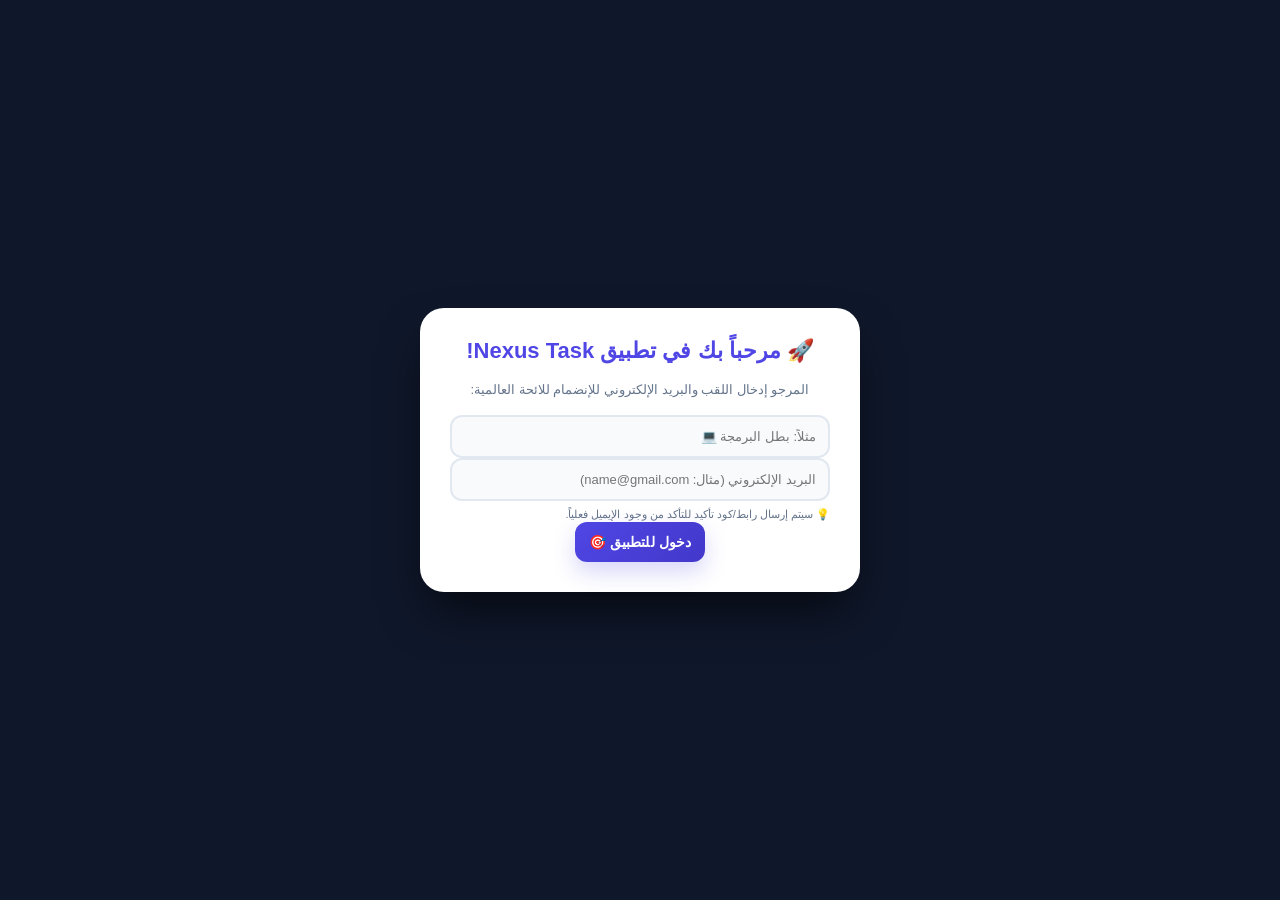
<file: index.html>
<!DOCTYPE html>
<html lang="ar" dir="rtl">
<head>
    <meta charset="UTF-8">
    <!-- منع الزوم والتحكم في الشاشة لمنع تحريكها -->
    <meta name="viewport" content="width=device-width, initial-scale=1.0, maximum-scale=1.0, user-scalable=no">
    <title>Nexus Task Ultimate Pro Max - تنظيم المهام والمنافسة</title>
    <link rel="stylesheet" href="style.css">
</head>
<body data-theme="light">

    <!-- نافذة الترحيب والتسجيل الأولى (مستقلة كلياً ومغلقة الخصوصية) -->
    <div id="welcomeModal" class="welcome-overlay" style="display: flex;">
        <div class="welcome-card">
            <h2 id="welcTitle">🚀 مرحباً بك في تطبيق Nexus Task!</h2>
            <p id="welcSub">المرجو إدخال اللقب والبريد الإلكتروني للإنضمام للائحة العالمية:</p>
            
            <form id="welcomeForm" onsubmit="event.preventDefault();">
                <input type="text" id="welcomeNickname" placeholder="مثلاً: بطل البرمجة 💻" required autocomplete="off">

                <div class="email-section">
                    <input type="email" id="welcomeEmail" placeholder="البريد الإلكتروني (مثال: name@gmail.com)" required autocomplete="off">
                    <small class="help-text" id="welcHelp">💡 سيتم إرسال رابط/كود تأكيد للتأكد من وجود الإيميل فعلياً.</small>
                </div>

                <!-- رسالة تنبيهية عند التحقق من الإيميل -->
                <div id="emailVerifyNotice" style="display: none; color: #d97706; font-size: 12px; margin-top: 5px;">
                    ⏳ جاري التحقق من صحة البريد الإلكتروني والوجود الفعلي...
                </div>

                <button type="submit" id="startAppBtn" class="add-btn satisfied-btn">دخول للتطبيق 🎯</button>
            </form>
        </div>
    </div>

    <!-- الهيكل الرئيسي للتطبيق (مخفي افتراضياً ولا يظهر إلا بعد تسجيل الدخول) -->
    <div class="app-layout" id="mainAppLayout" style="display: none;">
        <div class="container">
            <div id="toast">إشعار</div>

            <div class="header">
                <h2>Nexus Task ⚡</h2>
                <div class="header-right">
                    <select id="langSelect" class="lang-select" aria-label="اختر اللغة">
                        <option value="ar">العربية 🇸🇦</option>
                        <option value="en">English 🇬🇧</option>
                        <option value="fr">Français 🇫🇷</option>
                    </select>
                    <button type="button" class="inbox-btn satisfied-btn" id="openInboxBtn" title="الرسائل والطلبات">📩</button>
                    <button type="button" class="guide-btn-icon satisfied-btn" id="openGuideBtn" title="دليل الإنتاجية">📖</button>
                    <span class="streak-badge" id="streakText">🔥 0 يوم</span>
                    <button type="button" class="theme-btn satisfied-btn" id="themeToggle" title="تغيير المظهر">🌙</button>
                    <button type="button" class="logout-btn satisfied-btn" id="logoutBtn" title="تسجيل الخروج">🚪</button>
                </div>
            </div>

            <!-- مؤقت البومودورو -->
            <div class="pomodoro-box">
                <div class="pomodoro-time" id="pomoTimer">25:00</div>
                <div class="pomodoro-btns">
                    <button type="button" class="pomo-btn satisfied-btn" id="pomoStart">بدء التركيز</button>
                    <button type="button" class="pomo-btn reset satisfied-btn" id="pomoReset">إعادة ضبط</button>
                </div>
            </div>
            
            <input type="text" id="searchBox" class="search-box" placeholder="🔍 البحث في المهام...">

            <!-- قوالب المهام السريعة -->
            <div class="quick-templates">
                <span id="quickReadyText" style="font-size:11px; align-self:center; font-weight:bold; opacity:0.8;">جاهز:</span>
                <button type="button" class="template-chip satisfied-btn" data-task-ar="رياضة صباحية 20 دقيقة" data-task-en="20 mins Morning Exercise" data-task-fr="20 mins Exercice Matinal" id="tmpl1">🏃‍♂️ رياضة</button>
                <button type="button" class="template-chip satisfied-btn" data-task-ar="قراءة 10 صفحات كتاب" data-task-en="Read 10 Book Pages" data-task-fr="Lire 10 Pages de Livre" id="tmpl2">📚 قراءة</button>
                <button type="button" class="template-chip satisfied-btn" data-task-ar="مراجعة دروس اليوم" data-task-en="Review Today's Lessons" data-task-fr="Réviser les Leçons" id="tmpl3">📝 مراجعة</button>
                <button type="button" class="template-chip satisfied-btn" data-task-ar="شرب لترين من الماء" data-task-en="Drink 2L Water" data-task-fr="Boire 2L d'Eau" id="tmpl4">💧 ماء</button>
                <button type="button" class="template-chip satisfied-btn" data-task-ar="3 دقائق من العمل" data-task-en="3 minutes of work" data-task-fr="3 minutes de travail" id="tmpl5">💼 عمل</button>
            </div>

            <!-- أزرار التصفية -->
            <div class="filter-tabs">
                <button type="button" class="filter-btn active satisfied-btn" data-filter="all" id="filterAll">الكل</button>
                <button type="button" class="filter-btn satisfied-btn" data-filter="active" id="filterActive">النشطة</button>
                <button type="button" class="filter-btn satisfied-btn" data-filter="completed" id="filterCompleted">المكتملة</button>
            </div>

            <!-- قسم إضافة مهمة جديدة -->
            <div class="input-section">
                <input type="text" id="taskInput" placeholder="ما هي المهمة التي تريد إنجازها؟">
                <div class="input-row">
                    <select id="categorySelect" class="category-select" aria-label="فئة المهمة">
                        <option value="Work" id="optWork">💼 العمل</option>
                        <option value="Study" id="optStudy">📚 الدراسة</option>
                        <option value="Personal" id="optPersonal">🎯 شخصي</option>
                    </select>
                    <select id="repeatSelect" class="repeat-select" aria-label="تكرار المهمة">
                        <option value="None" id="repNone">بدون تكرار</option>
                        <option value="Daily" id="repDaily">يومي</option>
                        <option value="Weekly" id="repWeekly">أسبوعي</option>
                    </select>
                </div>
                <input type="datetime-local" id="dateTimeInput" aria-label="تاريخ ووقت المهمة">
                <button type="button" class="add-btn satisfied-btn" id="addBtn">إضافة مهمة مع تنبيه (+10 نقاط) 🚀</button>
            </div>

            <!-- شريط الإنجاز والإحصائيات -->
            <div class="progress-container">
                <div class="progress-bar" id="progressBar"></div>
            </div>
            
            <div class="stats">
                <span id="statsText">المكتملة: 0 / 0</span>
                <span id="scoreText">النقاط: 0 ⭐ (+10 لكل مهمة)</span>
            </div>

            <ul id="taskList"></ul>

            <button type="button" class="clear-all satisfied-btn" id="clearAllBtn">مسح جميع المهام</button>

            <!-- التذييل -->
            <div class="site-footer">
                <a href="about.html" id="footAbout">من نحن</a>
                <span>·</span>
                <a href="privacy.html" id="footPrivacy">سياسة الخصوصية</a>
                <span>·</span>
                <a href="contact.html" id="footContact">اتصل بنا</a>
                <span>·</span>
                <a href="blog.html" id="footBlog">المدونة</a>
            </div>
        </div>

        <!-- لوحة الترتيب العالمي الجانبية -->
        <div class="social-sidebar">
            <h3 id="lbTitle">🌍 الترتيب العالمي</h3>
            <p id="lbSub" style="font-size: 12px; opacity: 0.8; margin-bottom: 8px;">قائمة الأبطال الحقيقيين في التطبيق:</p>
            <ul class="leaderboard-list" id="leaderboardList"></ul>
            
            <button type="button" class="add-btn satisfied-btn" id="openDuelModalBtn" style="margin-top: 10px; background: linear-gradient(135deg, #6366f1, #4f46e5);">⚔️ تحدي الأصدقاء (1V1)</button>
            <button type="button" class="add-btn satisfied-btn" id="openActiveDuelArenaBtn" style="margin-top: 5px; background: linear-gradient(135deg, #10b981, #059669); display: none; font-size: 12px;">⚔️ ساحة 1V1 النشطة</button>
            <button type="button" class="add-btn satisfied-btn" id="viewMatchHistoryBtn" style="margin-top: 5px; background: linear-gradient(135deg, #64748b, #475569); font-size: 12px;">📜 سجل المباريات (Match History)</button>
        </div>
    </div>

    <!-- نافذة تأكيد الخروج -->
    <div class="modal-overlay" id="logoutModal">
        <div class="modal-content" style="max-width: 400px; text-align: center;">
            <h3 id="logoutModalTitle" style="color: #ef4444; margin-bottom: 10px;">🚪 تأكيد الخروج</h3>
            <p id="logoutModalText" style="font-size: 14px; margin-bottom: 20px;">هل أنت متأكد من أنك تريد الخروج من الحساب؟</p>
            <div style="display: flex; gap: 10px; justify-content: center;">
                <button type="button" class="add-btn satisfied-btn" id="confirmLogoutBtn" style="background: #ef4444; flex: 1;">نعم، خروج</button>
                <button type="button" class="add-btn satisfied-btn" id="cancelLogoutBtn" style="background: #64748b; flex: 1;">إلغاء</button>
            </div>
        </div>
    </div>

    <!-- نافذة تحدي الأصدقاء -->
    <div class="modal-overlay" id="duelModal">
        <div class="modal-content">
            <button type="button" class="close-modal satisfied-btn" id="closeDuelModal">✕</button>
            <h3 id="duelModalTitle" style="color: #4f46e5; margin-bottom: 10px;">⚔️ غرفة تحدي الأصدقاء (30 يوماً)</h3>
            <div style="background: rgba(99, 102, 241, 0.1); border-radius: 8px; padding: 10px; margin-bottom: 12px;">
                <p id="duelRulesSummary" style="font-size: 12px; line-height: 1.5; color: #4338ca;">
                    <strong>📌 القواعد والرهان:</strong> دخول التحدي يتطلب <strong>50 نقطة/نجمة</strong> على الأقل في رصيدك العالمي. يتم خصم 50 نقطة من الطرفين (المجموع = 100 نقطة). والفائز يحصد النقاط في النهاية.
                </p>
            </div>
            
            <div class="input-section" style="gap: 8px; margin-bottom: 15px; position:relative;">
                <input type="text" id="targetFriendInput" placeholder="اكتب لقب الصديق بدقة..." autocomplete="off">
                <ul id="autocompleteList" class="autocomplete-list"></ul>
                <button type="button" class="add-btn satisfied-btn" id="sendDuelRequestBtn">إرسال دعوة التحدي (اقتطاع 50 نقطة) 🎯</button>
            </div>
        </div>
    </div>

    <!-- نافذة اختيار المسار -->
    <div class="modal-overlay" id="columnSelectModal">
        <div class="modal-content" style="max-width: 600px;">
            <button type="button" class="close-modal satisfied-btn" id="closeColumnSelectModal">✕</button>
            <h3 id="colSelectTitle" style="color: #4f46e5; margin-bottom: 10px;">🎯 اختر مسار التحدي الخاص بك</h3>
            <p id="colSelectSub" style="font-size: 12px; margin-bottom: 15px;">اختر شريط المهام الذي ستلتزم به طوال الـ 30 يوماً ضد منافسك:</p>
            
            <div class="columns-grid" style="display: flex; flex-direction: column; gap: 10px; max-height: 300px; overflow-y: auto;">
                <div class="column-card satisfied-btn" data-col="1" style="border:1px solid #cbd5e1; padding:10px; border-radius:8px; cursor:pointer;">
                    <h4 id="col1Title">📌 الشريط 1: مسار التركيز والإنتاجية (البومودورو)</h4>
                    <p id="col1Desc" style="font-size:11px; color:#64748b;">يحتوي على 8 مهام مخصصة لجلسات التركيز العميق وإدارة الوقت.</p>
                </div>
                <div class="column-card satisfied-btn" data-col="2" style="border:1px solid #cbd5e1; padding:10px; border-radius:8px; cursor:pointer;">
                    <h4 id="col2Title">📌 الشريط 2: مسار الانضباط والالتزام اليومي</h4>
                    <p id="col2Desc" style="font-size:11px; color:#64748b;">يحتوي على 9 مهام تبني الانضباط الحديدي والاستيقاظ والالتزام.</p>
                </div>
                <div class="column-card satisfied-btn" data-col="3" style="border:1px solid #cbd5e1; padding:10px; border-radius:8px; cursor:pointer;">
                    <h4 id="col3Title">📌 الشريط 3: مسار التحديات السريعة</h4>
                    <p id="col3Desc" style="font-size:11px; color:#64748b;">يحتوي على 7 مهام خاطفة وقوية لإنجازها في وقت قياسي.</p>
                </div>
                <div class="column-card satisfied-btn" data-col="4" style="border:1px solid #cbd5e1; padding:10px; border-radius:8px; cursor:pointer;">
                    <h4 id="col4Title">📌 الشريط 4: مسار بناء العادات والتطوير الذاتي</h4>
                    <p id="col4Desc" style="font-size:11px; color:#64748b;">يحتوي على 10 مهام لترسيخ العادات الإيجابية والقراءة والرياضة.</p>
                </div>
                <div class="column-card satisfied-btn" data-col="5" style="border:1px solid #cbd5e1; padding:10px; border-radius:8px; cursor:pointer;">
                    <h4 id="col5Title">📌 الشريط 5: المسار الشامل والمتنوع</h4>
                    <p id="col5Desc" style="font-size:11px; color:#64748b;">مزج متوازن لجميع أنواع المهام للياقة، العمل، والتطوير.</p>
                </div>
            </div>
            <button type="button" class="add-btn satisfied-btn" id="confirmColumnBtn" style="margin-top:15px;" disabled>تأكيد اختيار المسار 🚀</button>
        </div>
    </div>

    <!-- شاشة العد التنازلي -->
    <div class="modal-overlay" id="countdownModal">
        <div class="modal-content" style="text-align: center;">
            <h3 id="waitingOpponentText">⏳ في انتظار اختيار الخصم لمساره...</h3>
            <div id="countdownBox" style="font-size: 48px; font-weight: bold; color: #6366f1; margin: 20px 0; display:none;">3</div>
            <p id="countdownSub" style="font-size: 13px; color: #64748b;">استعد! التحدي على وشك البدء بمدة 30 يوماً!</p>
        </div>
    </div>

    <!-- ساحة التحدي المباشرة -->
    <div class="modal-overlay" id="activeDuelArenaModal">
        <div class="modal-content" style="max-width: 650px;">
            <div style="display:flex; justify-content:space-between; align-items:center; margin-bottom:10px;">
                <h3 id="arenaTitle" style="color:#4f46e5;">⚔️ ساحة التحدي المباشر (30 يوماً)</h3>
                <button type="button" class="close-modal satisfied-btn" id="closeArenaModal">✕</button>
            </div>
            
            <div style="background:#f1f5f9; padding:10px; border-radius:8px; display:flex; justify-content:space-between; margin-bottom:12px; font-size:12px;">
                <span id="p1ScoreDisplay">أنت: 0 نقطة</span>
                <span id="arenaTimerDisplay" style="font-weight:bold; color:#ef4444;">⏱️ المتبقي: 30 يوماً (الدورة: 1/30)</span>
                <span id="p2ScoreDisplay">الخصم: 0 نقطة</span>
            </div>

            <p id="dailyResetNotice" style="font-size:11px; color:#059669; margin-bottom:10px;">
                🔄 يتم تفريغ علامات الإنجاز تلقائياً كل 24 ساعة للبدء في دورة جديدة مع احتفاظك بكامل نقاطك التراكمية!
            </p>

            <div id="activeTasksContainer" style="max-height:220px; overflow-y:auto; margin-bottom:15px; border:1px solid #e2e8f0; padding:8px; border-radius:6px;"></div>

            <button type="button" class="add-btn satisfied-btn" id="forfeitDuelBtn" style="background:#ef4444;">🏳️ الانسحاب من التحدي (خسارة 50 نقطة)</button>
        </div>
    </div>

    <!-- نافذة سجل المباريات -->
    <div class="modal-overlay" id="matchHistoryModal">
        <div class="modal-content">
            <button type="button" class="close-modal satisfied-btn" id="closeMatchHistoryModal">✕</button>
            <h3 id="historyModalTitle" style="color: #4f46e5; margin-bottom: 10px;">📜 سجل المباريات الأرشيفي</h3>
            <div id="historyListContainer" style="max-height: 250px; overflow-y: auto;">
                <ul id="historyList" style="list-style: none; padding: 0;"></ul>
            </div>
        </div>
    </div>

    <!-- نافذة صندوق الرسائل الواردة (الظرف) -->
    <div class="modal-overlay" id="inboxModal">
        <div class="modal-content">
            <button type="button" class="close-modal satisfied-btn" id="closeInboxModal">✕</button>
            <h3 id="inboxModalTitle" style="color: #4f46e5; margin-bottom: 10px;">📩 صندوق الطلبات والرسائل</h3>
            <div id="inboxScrollContainer" style="max-height: 220px; overflow-y: auto; padding-right: 5px;">
                <ul id="duelRequestsList" style="list-style: none; padding: 0; margin: 0;"></ul>
            </div>
        </div>
    </div>

    <!-- نافذة دليل الإنتاجية -->
    <div class="modal-overlay" id="guideModal">
        <div class="modal-content">
            <button type="button" class="close-modal satisfied-btn" id="closeGuideBtn">✕</button>
            <h3 id="guideTitle" style="color: #4f46e5; margin-bottom: 10px;">📖 دليل زيادة الإنتاجية وتنظيم الوقت</h3>
            <p id="guideDesc1" style="font-size: 13px; line-height: 1.6; margin-bottom: 10px;">
                تطبيق <strong>Nexus Task</strong> هو أداة متكاملة صُممت لتنظيم وقتك والحد من التسويف عبر استراتيجيات عالمية:
            </p>
            <ul style="font-size: 13px; line-height: 1.6; padding-right: 18px; margin-bottom: 15px;">
                <li id="guideTip1"><strong>تقنية بومودورو:</strong> تقسيم العمل لجلسات تركيز 25 دقيقة لتجنب التشتت.</li>
                <li id="guideTip2"><strong>الالتزام اليومي (Streak):</strong> أنجز ولو مهمة واحدة كل 24 ساعة لرفع نقاطك (+10 لكل مهمة).</li>
            </ul>
        </div>
    </div>

    <script src="script.js"></script>
</body>
</html>
</file>
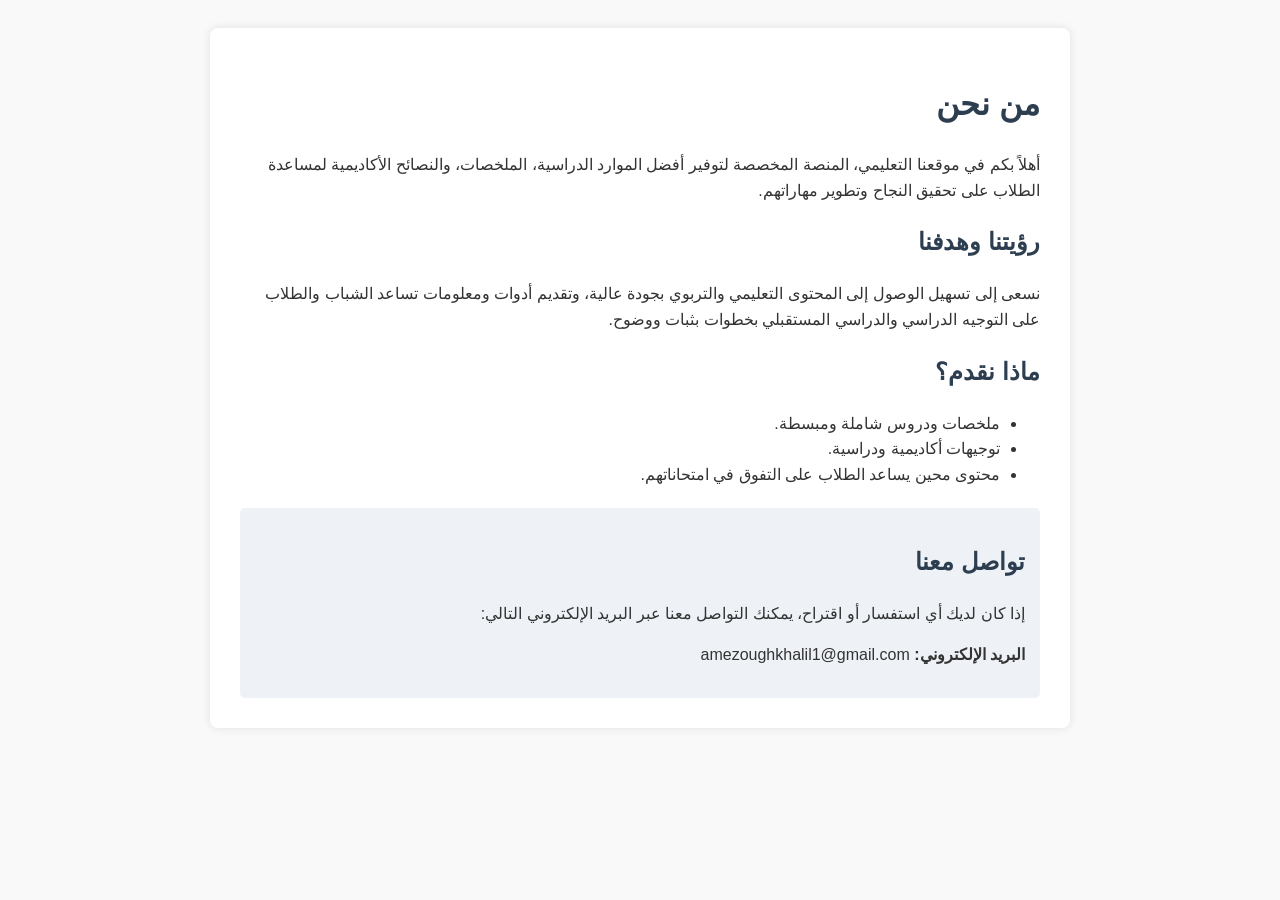
<file: about.html>
<!DOCTYPE html>
<html lang="ar" dir="rtl">
<head>
    <meta charset="UTF-8">
    <meta name="viewport" content="width=device-width, initial-scale=1.0, maximum-scale=1.0, user-scalable=no">
    <title>من نحن - About Us</title>
    <style>
        body { font-family: Arial, sans-serif; line-height: 1.6; padding: 20px; background-color: #f9f9f9; color: #333; }
        .container { max-width: 800px; margin: auto; background: #fff; padding: 30px; border-radius: 8px; box-shadow: 0 0 10px rgba(0,0,0,0.1); }
        h1, h2 { color: #2c3e50; }
        p { margin-bottom: 15px; }
        .contact-info { background: #eef2f7; padding: 15px; border-radius: 5px; margin-top: 20px; }
    </style>
</head>
<body>

<div class="container">
    <h1>من نحن</h1>
    <p>أهلاً بكم في موقعنا التعليمي، المنصة المخصصة لتوفير أفضل الموارد الدراسية، الملخصات، والنصائح الأكاديمية لمساعدة الطلاب على تحقيق النجاح وتطوير مهاراتهم.</p>

    <h2>رؤيتنا وهدفنا</h2>
    <p>نسعى إلى تسهيل الوصول إلى المحتوى التعليمي والتربوي بجودة عالية، وتقديم أدوات ومعلومات تساعد الشباب والطلاب على التوجيه الدراسي والدراسي المستقبلي بخطوات بثبات ووضوح.</p>

    <h2>ماذا نقدم؟</h2>
    <ul>
        <li>ملخصات ودروس شاملة ومبسطة.</li>
        <li>توجيهات أكاديمية ودراسية.</li>
        <li>محتوى محين يساعد الطلاب على التفوق في امتحاناتهم.</li>
    </ul>

    <div class="contact-info">
        <h2>تواصل معنا</h2>
        <p>إذا كان لديك أي استفسار أو اقتراح، يمكنك التواصل معنا عبر البريد الإلكتروني التالي:</p>
        <p><strong>البريد الإلكتروني:</strong> amezoughkhalil1@gmail.com</p>
    </div>
</div>

</body>
</html>
</file>
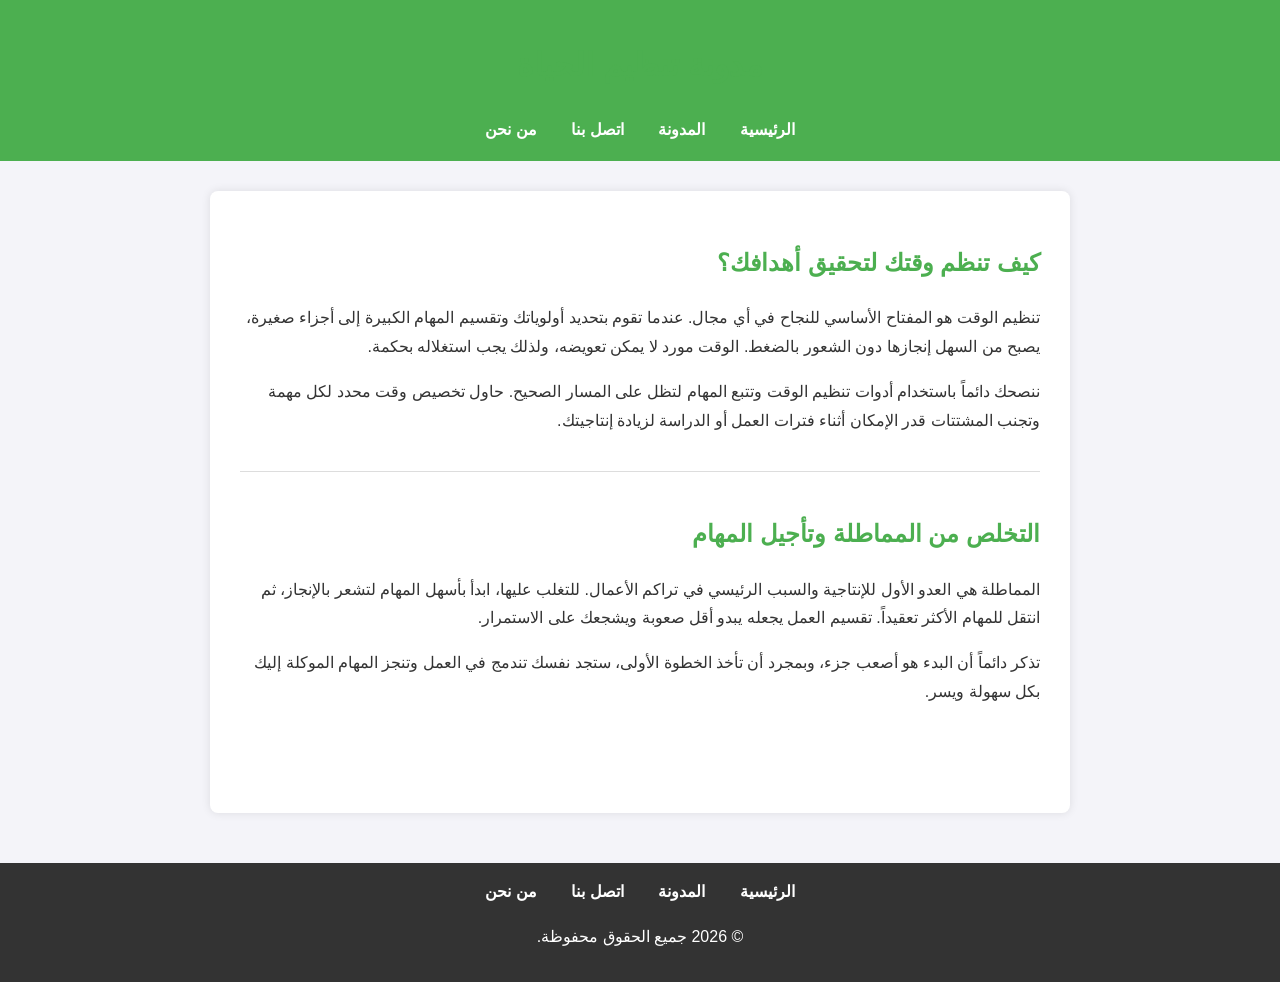
<file: blog.html>
<!DOCTYPE html>
<html lang="ar" dir="rtl">
<head>
    <meta charset="UTF-8">
    <meta name="viewport" content="width=device-width, initial-scale=1.0, maximum-scale=1.0, user-scalable=no">
    <title>المدونة - تنظيم الوقت</title>
    <style>
        body {
            font-family: Arial, sans-serif;
            margin: 0;
            padding: 0;
            background-color: #f4f4f9;
            color: #333;
            line-height: 1.8;
        }
        header {
            background-color: #4CAF50;
            color: white;
            padding: 1rem 0;
            text-align: center;
        }
        nav a {
            color: white;
            margin: 0 15px;
            text-decoration: none;
            font-weight: bold;
        }
        .container {
            width: 80%;
            max-width: 800px;
            margin: 30px auto;
            background: white;
            padding: 30px;
            border-radius: 8px;
            box-shadow: 0 0 10px rgba(0,0,0,0.1);
        }
        h1, h2 {
            color: #4CAF50;
        }
        .article {
            margin-bottom: 40px;
            padding-bottom: 20px;
            border-bottom: 1px solid #ddd;
        }
        .article:last-child {
            border-bottom: none;
        }
        footer {
            text-align: center;
            padding: 15px;
            background-color: #333;
            color: white;
            margin-top: 50px;
        }
    </style>
</head>
<body>

    <header>
        <h1>مدونة تنظيم الحياة</h1>
        <nav>
            <a href="index.html">الرئيسية</a>
            <a href="blog.html">المدونة</a>
            <a href="contact.html">اتصل بنا</a>
            <a href="about.html">من نحن</a>
        </nav>
    </header>

    <div class="container">
        <div class="article">
            <h2>كيف تنظم وقتك لتحقيق أهدافك؟</h2>
            <p>تنظيم الوقت هو المفتاح الأساسي للنجاح في أي مجال. عندما تقوم بتحديد أولوياتك وتقسيم المهام الكبيرة إلى أجزاء صغيرة، يصبح من السهل إنجازها دون الشعور بالضغط. الوقت مورد لا يمكن تعويضه، ولذلك يجب استغلاله بحكمة.</p>
            <p>ننصحك دائماً باستخدام أدوات تنظيم الوقت وتتبع المهام لتظل على المسار الصحيح. حاول تخصيص وقت محدد لكل مهمة وتجنب المشتتات قدر الإمكان أثناء فترات العمل أو الدراسة لزيادة إنتاجيتك.</p>
        </div>
        
        <div class="article">
            <h2>التخلص من المماطلة وتأجيل المهام</h2>
            <p>المماطلة هي العدو الأول للإنتاجية والسبب الرئيسي في تراكم الأعمال. للتغلب عليها، ابدأ بأسهل المهام لتشعر بالإنجاز، ثم انتقل للمهام الأكثر تعقيداً. تقسيم العمل يجعله يبدو أقل صعوبة ويشجعك على الاستمرار.</p>
            <p>تذكر دائماً أن البدء هو أصعب جزء، وبمجرد أن تأخذ الخطوة الأولى، ستجد نفسك تندمج في العمل وتنجز المهام الموكلة إليك بكل سهولة ويسر.</p>
        </div>
    </div>

<footer>
    <nav>
        <a href="index.html">الرئيسية</a>
        <a href="blog.html">المدونة</a>
        <a href="contact.html">اتصل بنا</a>
        <a href="about.html">من نحن</a>
    </nav>
    <p>&copy; 2026 جميع الحقوق محفوظة.</p>
</footer>
</body>
</html>
</file>
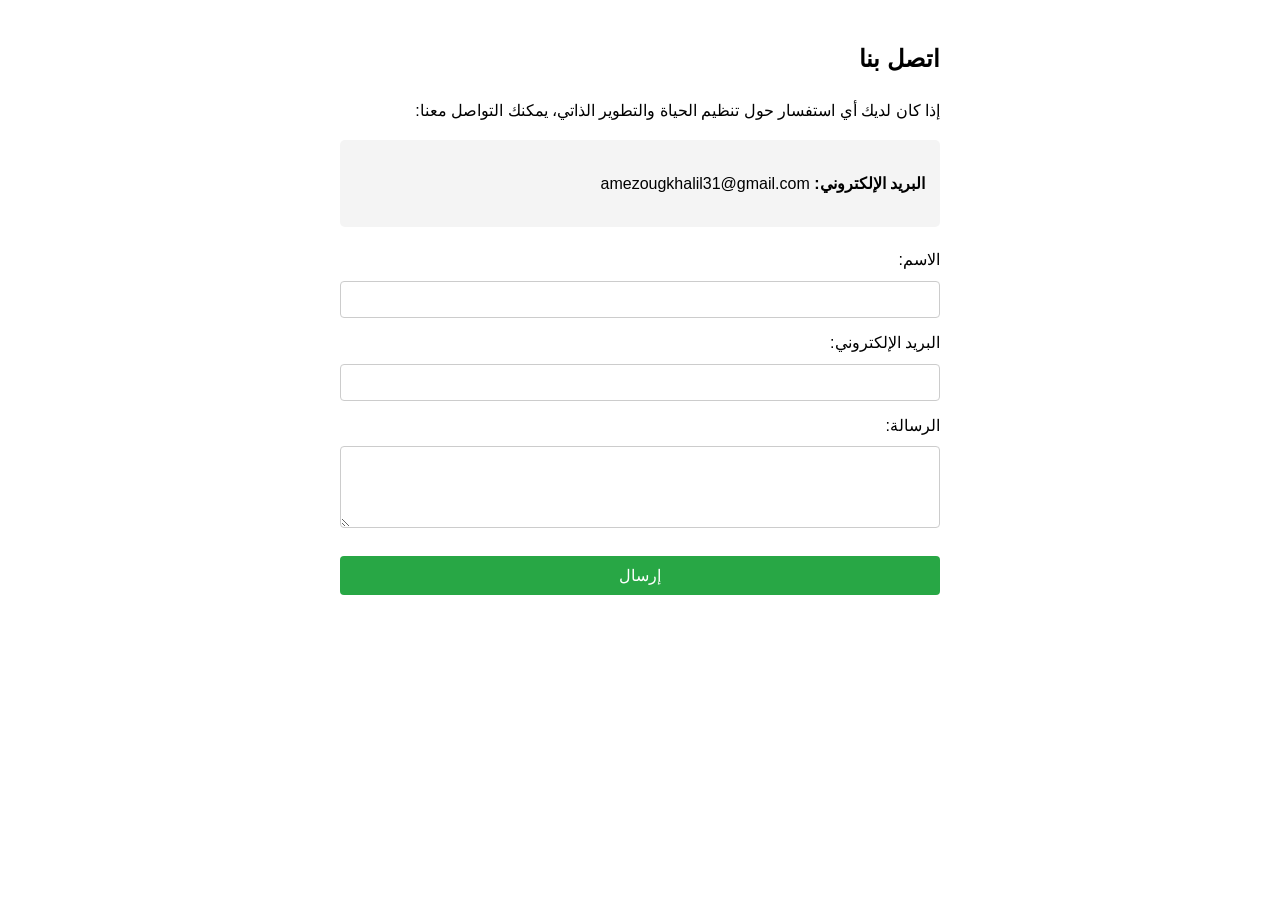
<file: contact.html>
<!DOCTYPE html>
<html lang="ar" dir="rtl">
<head>
    <meta charset="UTF-8">
    <meta name="viewport" content="width=device-width, initial-scale=1.0, maximum-scale=1.0, user-scalable=no">
    <title>اتصل بنا</title>
    <style>
        body { font-family: Arial, sans-serif; line-height: 1.6; padding: 20px; max-width: 600px; margin: auto; }
        .info { background: #f4f4f4; padding: 15px; border-radius: 5px; margin-bottom: 20px; }
        input, textarea, button { width: 100%; padding: 10px; margin-top: 8px; margin-bottom: 12px; border: 1px solid #ccc; border-radius: 4px; box-sizing: border-box; }
        button { background: #28a745; color: white; border: none; font-size: 16px; cursor: pointer; }
    </style>
</head>
<body>

    <h2>اتصل بنا</h2>
    <p>إذا كان لديك أي استفسار حول تنظيم الحياة والتطوير الذاتي، يمكنك التواصل معنا:</p>

    <div class="info">
        <p><strong>البريد الإلكتروني:</strong> amezougkhalil31@gmail.com</p>
    </div>

    <form action="#" method="post">
        <label>الاسم:</label>
        <input type="text" required>

        <label>البريد الإلكتروني:</label>
        <input type="email" required>

        <label>الرسالة:</label>
        <textarea rows="4" required></textarea>

        <button type="submit">إرسال</button>
    </form>

</body>
</html>
</file>
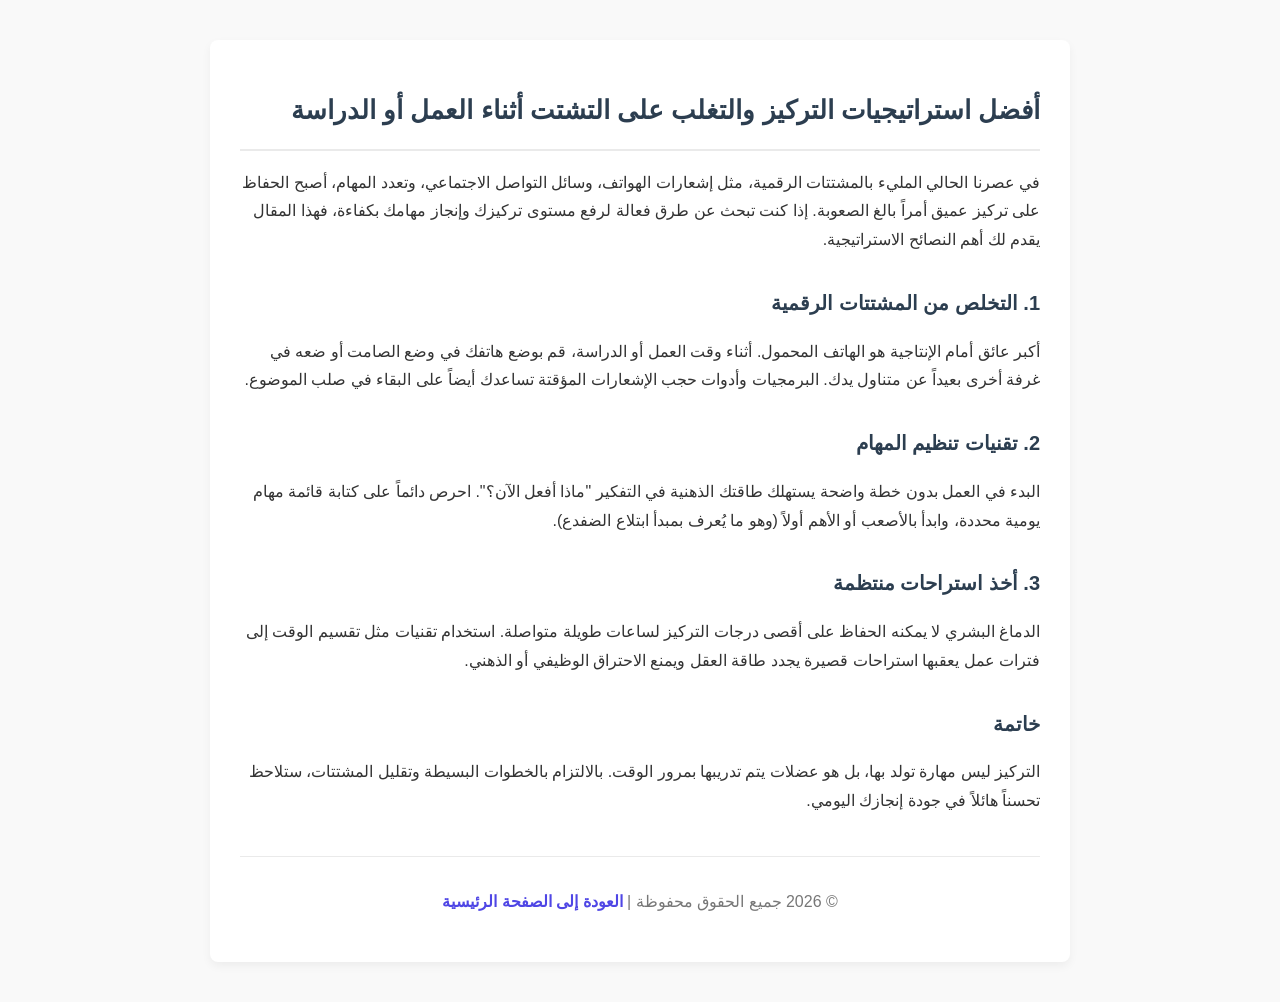
<file: focus-tips.html>
<!DOCTYPE html>
<html lang="ar" dir="rtl">
<head>
    <meta charset="UTF-8">
    <meta name="viewport" content="width=device-width, initial-scale=1.0, maximum-scale=1.0, user-scalable=no">
    <title>أفضل استراتيجيات التركيز والتغلب على التشتت أثناء العمل أو الدراسة</title>
    <style>
        body {
            font-family: Arial, sans-serif;
            line-height: 1.8;
            background-color: #f9f9f9;
            color: #333;
            margin: 0;
            padding: 0;
        }
        .container {
            max-width: 800px;
            margin: 40px auto;
            background: #fff;
            padding: 30px;
            border-radius: 8px;
            box-shadow: 0 4px 10px rgba(0,0,0,0.05);
        }
        h1, h2 {
            color: #2c3e50;
        }
        h1 {
            font-size: 26px;
            border-bottom: 2px solid #eaeaea;
            padding-bottom: 15px;
        }
        h2 {
            font-size: 20px;
            margin-top: 30px;
        }
        p {
            margin-bottom: 15px;
            font-size: 16px;
        }
        ul {
            margin-bottom: 20px;
            padding-right: 20px;
        }
        li {
            margin-bottom: 8px;
        }
        .footer {
            margin-top: 40px;
            text-align: center;
            font-size: 14px;
            color: #777;
            border-top: 1px solid #eaeaea;
            padding-top: 15px;
        }
        a {
            color: #4f46e5;
            text-decoration: none;
            font-weight: bold;
        }
        a:hover {
            text-decoration: underline;
        }
    </style>
</head>
<body>

    <div class="container">
        <h1>أفضل استراتيجيات التركيز والتغلب على التشتت أثناء العمل أو الدراسة</h1>
        
        <p>في عصرنا الحالي المليء بالمشتتات الرقمية، مثل إشعارات الهواتف، وسائل التواصل الاجتماعي، وتعدد المهام، أصبح الحفاظ على تركيز عميق أمراً بالغ الصعوبة. إذا كنت تبحث عن طرق فعالة لرفع مستوى تركيزك وإنجاز مهامك بكفاءة، فهذا المقال يقدم لك أهم النصائح الاستراتيجية.</p>

        <h2>1. التخلص من المشتتات الرقمية</h2>
        <p>أكبر عائق أمام الإنتاجية هو الهاتف المحمول. أثناء وقت العمل أو الدراسة، قم بوضع هاتفك في وضع الصامت أو ضعه في غرفة أخرى بعيداً عن متناول يدك. البرمجيات وأدوات حجب الإشعارات المؤقتة تساعدك أيضاً على البقاء في صلب الموضوع.</p>

        <h2>2. تقنيات تنظيم المهام</h2>
        <p>البدء في العمل بدون خطة واضحة يستهلك طاقتك الذهنية في التفكير "ماذا أفعل الآن؟". احرص دائماً على كتابة قائمة مهام يومية محددة، وابدأ بالأصعب أو الأهم أولاً (وهو ما يُعرف بمبدأ ابتلاع الضفدع).</p>

        <h2>3. أخذ استراحات منتظمة</h2>
        <p>الدماغ البشري لا يمكنه الحفاظ على أقصى درجات التركيز لساعات طويلة متواصلة. استخدام تقنيات مثل تقسيم الوقت إلى فترات عمل يعقبها استراحات قصيرة يجدد طاقة العقل ويمنع الاحتراق الوظيفي أو الذهني.</p>

        <h2>خاتمة</h2>
        <p>التركيز ليس مهارة تولد بها، بل هو عضلات يتم تدريبها بمرور الوقت. بالالتزام بالخطوات البسيطة وتقليل المشتتات، ستلاحظ تحسناً هائلاً في جودة إنجازك اليومي.</p>
        
        <div class="footer">
            <p>&copy; 2026 جميع الحقوق محفوظة | <a href="index.html">العودة إلى الصفحة الرئيسية</a></p>
        </div>
    </div>

</body>
</html>
</file>
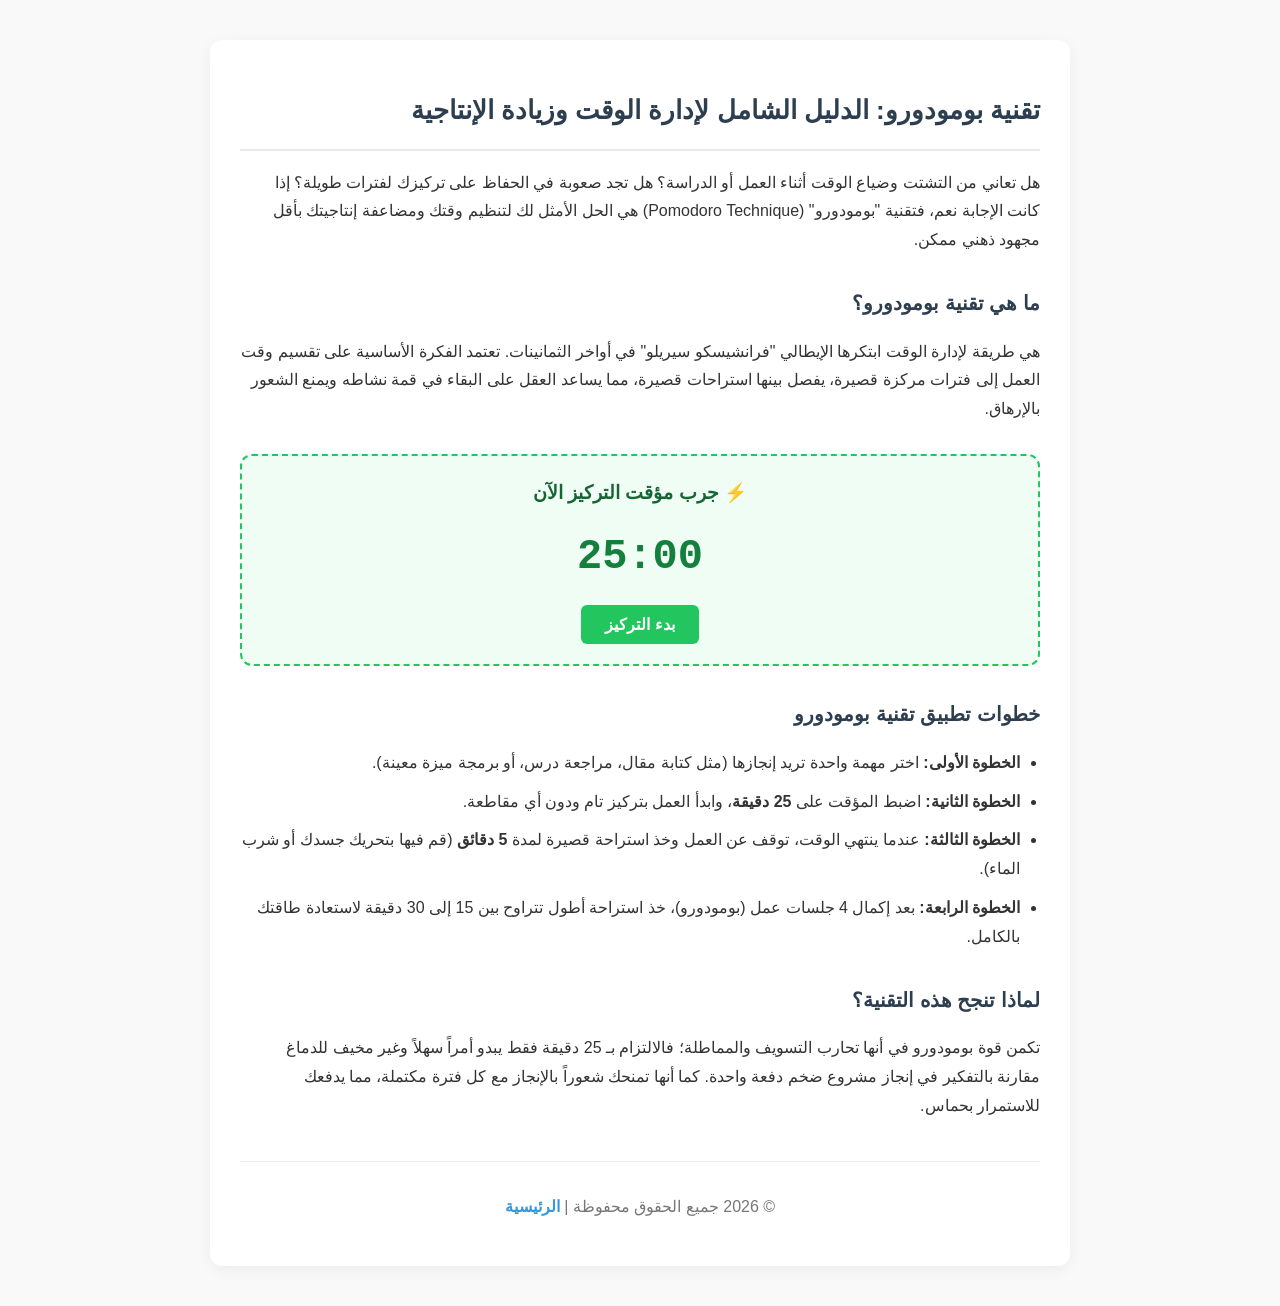
<file: pomodoro.html>
<!DOCTYPE html>
<html lang="ar" dir="rtl">
<head>
    <meta charset="UTF-8">
    <meta name="viewport" content="width=device-width, initial-scale=1.0, maximum-scale=1.0, user-scalable=no">
    <title>تقنية بومودورو: الدليل الشامل لإدارة الوقت وزيادة الإنتاجية</title>
    
    <!-- تحسينات SEO ومشاركة الروابط -->
    <meta name="description" content="تعلم كيفية تطبيق تقنية بومودورو لإدارة الوقت وزيادة التركيز والإنتاجية في العمل والدراسة بخطوات عملية بسيطة ومؤقت تفاعلي.">
    <meta name="keywords" content="بومودورو, إدارة الوقت, زيادة الإنتاجية, التركيز, Pomodoro Technique, تنظيم الوقت">
    <meta property="og:title" content="تقنية بومودورو: الدليل الشامل لإدارة الوقت وزيادة الإنتاجية">
    <meta property="og:description" content="دليل عملي لتنظيم الوقت ومحاربة التسويف باستخدام مؤقت بومودورو التفاعلي.">
    <meta property="og:type" content="article">

    <style>
        body {
            font-family: 'Segoe UI', Tahoma, Geneva, Verdana, sans-serif;
            line-height: 1.8;
            background-color: #f9f9f9;
            color: #333;
            margin: 0;
            padding: 0;
        }
        .container {
            max-width: 800px;
            margin: 40px auto;
            background: #fff;
            padding: 30px;
            border-radius: 12px;
            box-shadow: 0 4px 15px rgba(0,0,0,0.05);
        }
        h1, h2 {
            color: #2c3e50;
        }
        h1 {
            font-size: 26px;
            border-bottom: 2px solid #eaeaea;
            padding-bottom: 15px;
        }
        h2 {
            font-size: 20px;
            margin-top: 30px;
        }
        p {
            margin-bottom: 15px;
            font-size: 16px;
        }
        ul {
            margin-bottom: 20px;
            padding-right: 20px;
        }
        li {
            margin-bottom: 10px;
        }

        /* أدوات ومؤقت بومودورو التفاعلي */
        .pomo-widget {
            background: #f0fdf4;
            border: 2px dashed #22c55e;
            padding: 20px;
            border-radius: 12px;
            text-align: center;
            margin: 30px 0;
        }
        .pomo-widget h3 {
            margin: 0 0 10px 0;
            color: #166534;
        }
        .timer-display {
            font-size: 42px;
            font-weight: bold;
            color: #15803d;
            margin: 10px 0;
            font-family: monospace;
        }
        .btn-timer {
            background: #22c55e;
            color: white;
            border: none;
            padding: 10px 24px;
            font-size: 16px;
            font-weight: bold;
            border-radius: 6px;
            cursor: pointer;
            transition: background 0.2s, transform 0.1s;
        }
        .btn-timer:hover {
            background: #16a34a;
        }
        .btn-timer:active {
            transform: scale(0.98);
        }

        .footer {
            margin-top: 40px;
            text-align: center;
            font-size: 14px;
            color: #777;
            border-top: 1px solid #eaeaea;
            padding-top: 15px;
        }
        a {
            color: #3498db;
            text-decoration: none;
            font-weight: bold;
        }
        a:hover {
            text-decoration: underline;
        }

        /* تحسين التجاوب مع الهواتف الذكية */
        @media (max-width: 600px) {
            .container {
                margin: 15px;
                padding: 20px;
            }
            h1 {
                font-size: 22px;
            }
            h2 {
                font-size: 18px;
            }
            .timer-display {
                font-size: 34px;
            }
        }
    </style>
</head>
<body>

    <div class="container">
        <h1>تقنية بومودورو: الدليل الشامل لإدارة الوقت وزيادة الإنتاجية</h1>
        
        <p>هل تعاني من التشتت وضياع الوقت أثناء العمل أو الدراسة؟ هل تجد صعوبة في الحفاظ على تركيزك لفترات طويلة؟ إذا كانت الإجابة نعم، فتقنية "بومودورو" (Pomodoro Technique) هي الحل الأمثل لك لتنظيم وقتك ومضاعفة إنتاجيتك بأقل مجهود ذهني ممكن.</p>

        <h2>ما هي تقنية بومودورو؟</h2>
        <p>هي طريقة لإدارة الوقت ابتكرها الإيطالي "فرانشيسكو سيريلو" في أواخر الثمانينات. تعتمد الفكرة الأساسية على تقسيم وقت العمل إلى فترات مركزة قصيرة، يفصل بينها استراحات قصيرة، مما يساعد العقل على البقاء في قمة نشاطه ويمنع الشعور بالإرهاق.</p>

        <!-- تطبيق المبدأ التفاعلي لتجربة المستخدم -->
        <div class="pomo-widget">
            <h3>⚡ جرب مؤقت التركيز الآن</h3>
            <div class="timer-display" id="widgetTimer">25:00</div>
            <button class="btn-timer" id="startWidgetBtn">بدء التركيز</button>
        </div>

        <h2>خطوات تطبيق تقنية بومودورو</h2>
        <ul>
            <li><strong>الخطوة الأولى:</strong> اختر مهمة واحدة تريد إنجازها (مثل كتابة مقال، مراجعة درس، أو برمجة ميزة معينة).</li>
            <li><strong>الخطوة الثانية:</strong> اضبط المؤقت على <strong>25 دقيقة</strong>، وابدأ العمل بتركيز تام ودون أي مقاطعة.</li>
            <li><strong>الخطوة الثالثة:</strong> عندما ينتهي الوقت، توقف عن العمل وخذ استراحة قصيرة لمدة <strong>5 دقائق</strong> (قم فيها بتحريك جسدك أو شرب الماء).</li>
            <li><strong>الخطوة الرابعة:</strong> بعد إكمال 4 جلسات عمل (بومودورو)، خذ استراحة أطول تتراوح بين 15 إلى 30 دقيقة لاستعادة طاقتك بالكامل.</li>
        </ul>

        <h2>لماذا تنجح هذه التقنية؟</h2>
        <p>تكمن قوة بومودورو في أنها تحارب التسويف والمماطلة؛ فالالتزام بـ 25 دقيقة فقط يبدو أمراً سهلاً وغير مخيف للدماغ مقارنة بالتفكير في إنجاز مشروع ضخم دفعة واحدة. كما أنها تمنحك شعوراً بالإنجاز مع كل فترة مكتملة، مما يدفعك للاستمرار بحماس.</p>
        
        <div class="footer">
            <p>&copy; 2026 جميع الحقوق محفوظة | <a href="index.html">الرئيسية</a></p>
        </div>
    </div>

    <script>
        let timer;
        let timeLeft = 1500; // 25 دقيقة
        let isRunning = false;

        const display = document.getElementById('widgetTimer');
        const btn = document.getElementById('startWidgetBtn');

        btn.addEventListener('click', () => {
            if (!isRunning) {
                isRunning = true;
                btn.textContent = 'إيقاف مؤقت';
                btn.style.background = '#e11d48';
                timer = setInterval(() => {
                    if (timeLeft > 0) {
                        timeLeft--;
                        let mins = Math.floor(timeLeft / 60);
                        let secs = timeLeft % 60;
                        display.textContent = `${mins.toString().padStart(2, '0')}:${secs.toString().padStart(2, '0')}`;
                    } else {
                        clearInterval(timer);
                        alert('🎉 انتهت جلسة البومودورو! خذ استراحة لمدة 5 دقائق.');
                        isRunning = false;
                        timeLeft = 1500;
                        display.textContent = '25:00';
                        btn.textContent = 'بدء التركيز';
                        btn.style.background = '#22c55e';
                    }
                }, 1000);
            } else {
                clearInterval(timer);
                isRunning = false;
                btn.textContent = 'استئناف';
                btn.style.background = '#22c55e';
            }
        });
    </script>

</body>
</html>
</file>
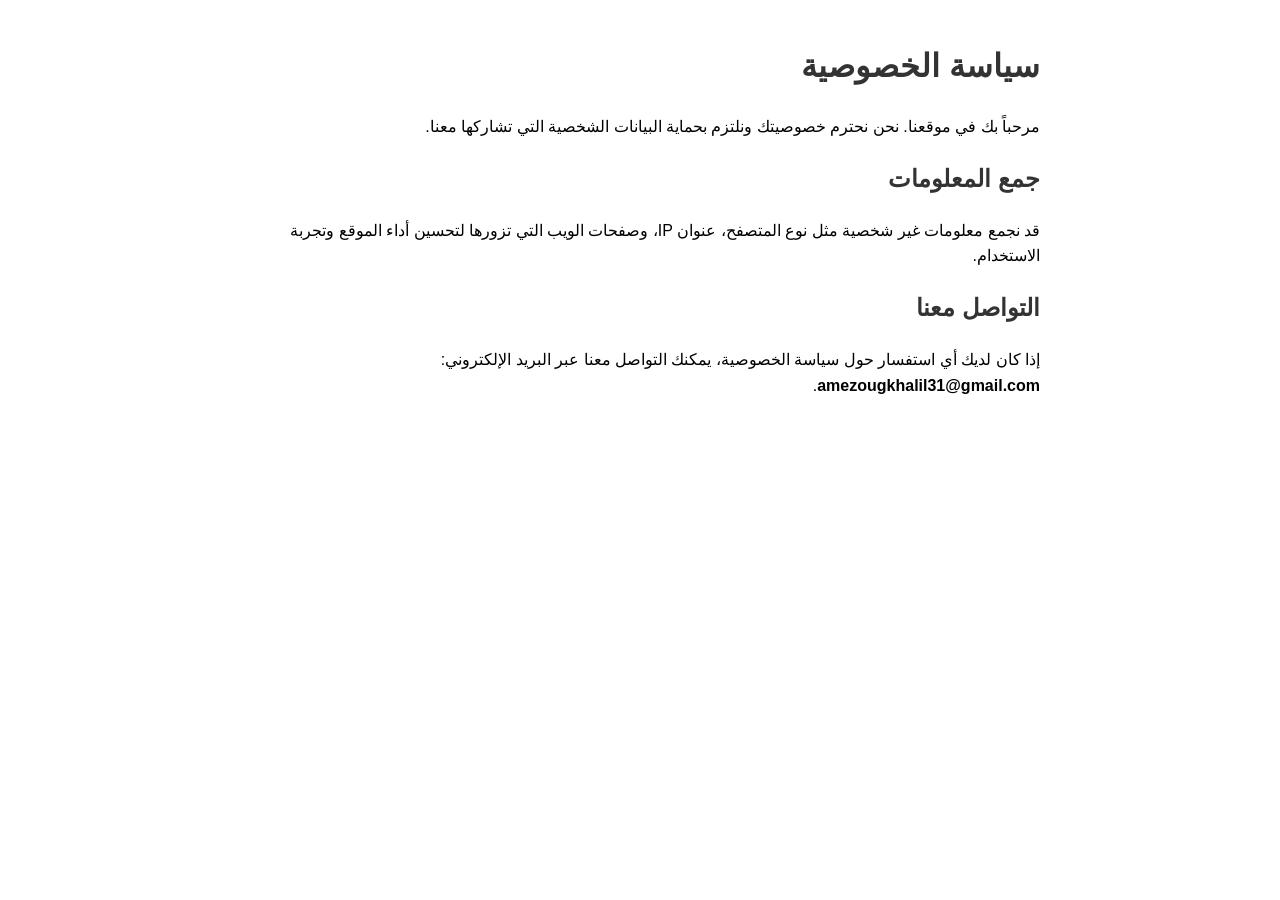
<file: privacy.html>
<!DOCTYPE html>
<html lang="ar" dir="rtl">
<head>
    <meta charset="UTF-8">
    <meta name="viewport" content="width=device-width, initial-scale=1.0, maximum-scale=1.0, user-scalable=no">
    <title>سياسة الخصوصية</title>
    <style>
        body { font-family: Arial, sans-serif; line-height: 1.6; padding: 20px; max-width: 800px; margin: auto; }
        h1, h2 { color: #333; }
    </style>
</head>
<body>

    <h1>سياسة الخصوصية</h1>
    <p>مرحباً بك في موقعنا. نحن نحترم خصوصيتك ونلتزم بحماية البيانات الشخصية التي تشاركها معنا.</p>

    <h2>جمع المعلومات</h2>
    <p>قد نجمع معلومات غير شخصية مثل نوع المتصفح، عنوان IP، وصفحات الويب التي تزورها لتحسين أداء الموقع وتجربة الاستخدام.</p>

    <h2>التواصل معنا</h2>
    <p>إذا كان لديك أي استفسار حول سياسة الخصوصية، يمكنك التواصل معنا عبر البريد الإلكتروني: <strong>amezougkhalil31@gmail.com</strong>.</p>

</body>
</html>
</file>
<file: style.css>
:root {
    --bg-gradient: linear-gradient(135deg, #0f172a, #1e1b4b, #312e81);
    --container-bg: #ffffff;
    --text-color: #1f2937;
    --text-muted: #64748b;
    --input-bg: #f8fafc;
    --border-color: #e2e8f0;
    --li-bg: #f1f5f9;
    --primary-color: #4f46e5;
    --primary-hover: #4338ca;
    --accent-color: #10b981;
    --danger-color: #ef4444;
    --gold-color: #fbbf24;
    --gold-deep: #d97706;
    --gold-soft: #fef3c7;
    --gold-glow: rgba(251, 191, 36, 0.45);
}

[data-theme="dark"] {
    --bg-gradient: linear-gradient(135deg, #090d16, #0f172a, #1e1b4b);
    --container-bg: #1e293b;
    --text-color: #f8fafc;
    --text-muted: #94a3b8;
    --input-bg: #0f172a;
    --border-color: #334155;
    --li-bg: #0f172a;
    --primary-color: #6366f1;
    --primary-hover: #4f46e5;
}

* {
    box-sizing: border-box;
    margin: 0;
    padding: 0;
    font-family: 'Segoe UI', Tahoma, Geneva, Verdana, sans-serif;
    -webkit-user-select: none;
    user-select: none;
    -webkit-touch-callout: none;
    touch-action: manipulation; /* منع التكبير والتمدد المزدوج في الهواتف */
}

input, textarea, select, [contenteditable="true"] {
    -webkit-user-select: text;
    user-select: text;
}

html, body {
    width: 100%;
    height: 100%;
    overflow-x: hidden;
    overscroll-behavior: none;
}

body {
    background:
        radial-gradient(circle at top, rgba(99, 102, 241, 0.38), transparent 25%),
        radial-gradient(circle at bottom right, rgba(16, 185, 129, 0.28), transparent 24%),
        linear-gradient(135deg, #0f172a 0%, #111827 32%, #1f1b4d 100%);
    min-height: 100vh;
    display: flex;
    justify-content: center;
    align-items: flex-start;
    padding: 30px 20px 120px;
    transition: background 0.3s, color 0.3s;
}

/* 1. نافذة الترحيب والتسجيل الأولى - معتمة 100% لمنع الشفافية ورؤية التطبيق الخلفي */
.welcome-overlay {
    position: fixed;
    top: 0;
    left: 0;
    width: 100vw;
    height: 100vh;
    background: #0f172a;
    display: flex;
    justify-content: center;
    align-items: center;
    z-index: 99999;
    padding: 20px;
    overflow: hidden;
}

.welcome-card {
    background: var(--container-bg);
    color: var(--text-color);
    width: 100%;
    max-width: 440px;
    padding: 30px;
    border-radius: 24px;
    box-shadow: 0 25px 50px -12px rgba(0, 0, 0, 0.7);
    display: flex;
    flex-direction: column;
    gap: 16px;
    text-align: center;
    animation: scaleIn 0.3s cubic-bezier(0.16, 1, 0.3, 1);
    position: relative;
    z-index: 100000;
}

@keyframes scaleIn {
    from { opacity: 0; transform: scale(0.85); }
    to { opacity: 1; transform: scale(1); }
}

.welcome-card h2 {
    font-size: 22px;
    color: var(--primary-color);
}

.welcome-card p {
    font-size: 13px;
    color: var(--text-muted);
    line-height: 1.5;
}

.email-section {
    display: flex;
    flex-direction: column;
    gap: 6px;
    text-align: start;
}

.help-text {
    font-size: 11px;
    color: var(--text-muted);
    line-height: 1.4;
}

/* 2. تخطيط التطبيق العريض المتجاوب (Responsive Dashboard) */
.app-layout {
    display: grid;
    grid-template-columns: minmax(0, 1fr) 340px;
    gap: 25px;
    width: min(100%, 1150px);
    max-width: 1150px;
    align-items: start;
    padding-bottom: 60px;
    margin: 0 auto;
}

.container {
    background: linear-gradient(180deg, rgba(255,255,255,0.96), rgba(248,250,252,0.96));
    color: var(--text-color);
    width: 100%;
    padding: 25px;
    border-radius: 26px;
    border: 1px solid rgba(255,255,255,0.5);
    box-shadow: 0 24px 60px rgba(15, 23, 42, 0.28);
    position: relative;
    overflow: hidden;
    transition: background 0.3s, color 0.3s;
    backdrop-filter: blur(10px);
}

.container::before,
.social-sidebar::before {
    content: "";
    position: absolute;
    top: 0;
    left: 0;
    right: 0;
    height: 3px;
    background: linear-gradient(90deg, rgba(99,102,241,0.95), rgba(96,165,250,0.8), rgba(16,185,129,0.8));
}

.social-sidebar {
    background: linear-gradient(180deg, rgba(255,255,255,0.96), rgba(241,245,249,0.96));
    color: var(--text-color);
    width: 100%;
    padding: 25px;
    border-radius: 26px;
    border: 1px solid rgba(255,255,255,0.45);
    box-shadow: 0 24px 60px rgba(15, 23, 42, 0.26);
    display: flex;
    flex-direction: column;
    gap: 12px;
    transition: background 0.3s, color 0.3s;
    position: relative;
    overflow: hidden;
    backdrop-filter: blur(10px);
}

/* التجاوب مع الهواتف والأجهزة اللوحية */
@media (max-width: 900px) {
    body {
        padding: 16px 12px 90px;
    }

    .app-layout {
        grid-template-columns: 1fr;
        max-width: 760px;
        width: 100%;
        gap: 18px;
    }

    .container,
    .social-sidebar {
        padding: 18px;
        border-radius: 20px;
    }

    .header {
        flex-direction: column;
        align-items: stretch;
        gap: 12px;
        margin-bottom: 16px;
    }

    .header h2 {
        text-align: center;
        font-size: 22px;
    }

    .header-right {
        justify-content: space-between;
        flex-wrap: wrap;
        width: 100%;
    }

    .input-row {
        flex-direction: column;
    }

    .stats {
        flex-direction: column;
        align-items: flex-start;
        gap: 6px;
    }

    .site-footer {
        flex-wrap: wrap;
        gap: 8px 12px;
    }

    .modal-content {
        width: min(92vw, 520px);
        padding: 20px;
    }
}

@media (max-width: 640px) {
    .welcome-card {
        padding: 24px 18px;
        border-radius: 18px;
    }

    .welcome-card h2 {
        font-size: 20px;
    }

    .header-right {
        justify-content: center;
        gap: 8px;
    }

    .lang-select {
        flex: 1 1 120px;
        min-height: 42px;
    }

    .quick-templates {
        gap: 6px;
        padding-bottom: 8px;
    }

    .template-chip {
        padding: 6px 10px;
        font-size: 11px;
    }

    .filter-tabs {
        flex-wrap: wrap;
    }

    .filter-btn {
        min-width: calc(33.333% - 6px);
        min-height: 42px;
    }

    ul#taskList {
        max-height: none;
    }

    ul#taskList li {
        flex-direction: column;
        align-items: stretch;
        gap: 10px;
        padding: 14px;
    }

    .task-info {
        min-width: 0;
    }

    .task-title {
        overflow-wrap: anywhere;
    }

    .task-actions {
        justify-content: flex-end;
    }

    .leaderboard-item {
        flex-direction: column;
        align-items: flex-start;
        gap: 6px;
    }

    .social-sidebar h3,
    .social-sidebar p {
        text-align: center;
    }

    .modal-content {
        width: min(94vw, 480px);
        padding: 18px;
    }

    .autocomplete-list {
        position: static;
        margin-top: 6px;
    }
}

@media (max-width: 420px) {
    body {
        padding-left: 8px;
        padding-right: 8px;
    }

    .container,
    .social-sidebar {
        padding: 14px;
    }

    .header-right {
        justify-content: space-between;
    }

    .inbox-btn, .guide-btn-icon, .theme-btn, .logout-btn {
        width: 40px;
        height: 40px;
        font-size: 18px;
    }

    .streak-badge {
        padding: 6px 10px;
        font-size: 11px;
    }

    .pomodoro-box {
        padding: 12px;
    }

    .pomodoro-time {
        font-size: 24px;
    }

    .pomodoro-btns {
        flex-direction: column;
    }

    .pomo-btn {
        width: 100%;
    }

    .add-btn {
        min-height: 46px;
    }

    .task-actions {
        width: 100%;
    }

    .task-actions button {
        flex: 1;
        min-height: 36px;
    }
}

/* الهيدر والإشعارات */
#toast {
    position: fixed;
    top: -60px;
    left: 50%;
    transform: translateX(-50%);
    background: var(--accent-color);
    color: white;
    padding: 10px 20px;
    border-radius: 10px;
    font-size: 13px;
    font-weight: bold;
    box-shadow: 0 10px 25px rgba(0, 0, 0, 0.3);
    transition: top 0.3s ease;
    z-index: 100000;
}

#toast.show {
    top: 25px;
}

.header {
    display: flex;
    justify-content: space-between;
    align-items: center;
    margin-bottom: 20px;
    padding-bottom: 14px;
    border-bottom: 1px solid rgba(148, 163, 184, 0.35);
}

.header h2 {
    font-size: clamp(1.5rem, 1.8vw, 2rem);
    font-weight: 800;
    letter-spacing: -0.03em;
}

.header-right {
    display: flex;
    gap: 8px;
    align-items: center;
}

.lang-select {
    background: var(--input-bg);
    color: var(--text-color);
    border: 1px solid var(--border-color);
    padding: 6px 10px;
    border-radius: 10px;
    font-size: 12px;
    cursor: pointer;
    outline: none;
    font-weight: 600;
}

.inbox-btn, .guide-btn-icon, .theme-btn, .logout-btn {
    background: linear-gradient(135deg, rgba(255,255,255,0.96), rgba(241,245,249,0.96));
    border: 1px solid rgba(148, 163, 184, 0.5);
    color: var(--text-color);
    border-radius: 12px;
    width: 38px;
    height: 38px;
    display: flex;
    align-items: center;
    justify-content: center;
    cursor: pointer;
    font-size: 19px;
    line-height: 1;
    padding: 0;
    overflow: hidden;
    white-space: nowrap;
    transition: transform 0.2s ease, box-shadow 0.2s ease, border-color 0.2s ease, background 0.2s ease;
    position: relative;
    box-shadow: 0 8px 18px rgba(15, 23, 42, 0.08);
}

.inbox-btn:hover, .guide-btn-icon:hover, .theme-btn:hover, .logout-btn:hover {
    transform: translateY(-1px) scale(1.02);
    border-color: rgba(99, 102, 241, 0.6);
    box-shadow: 0 12px 24px rgba(79, 70, 229, 0.18);
    background: linear-gradient(135deg, rgba(239,246,255,1), rgba(224,231,255,0.95));
}

.inbox-btn { background: linear-gradient(135deg, #eff6ff, #dbeafe); }
.guide-btn-icon { background: linear-gradient(135deg, #fef3c7, #fde68a); }
.theme-btn { background: linear-gradient(135deg, #ede9fe, #ddd6fe); }
.logout-btn { background: linear-gradient(135deg, #fee2e2, #fecaca); }

.streak-badge {
    background: linear-gradient(135deg, var(--gold-color), var(--gold-deep));
    color: white;
    padding: 6px 12px;
    border-radius: 10px;
    font-size: 12px;
    font-weight: bold;
    box-shadow: 0 0 18px var(--gold-glow);
    border: 1px solid rgba(255,255,255,0.35);
}

/* مؤقت البومودورو */
.pomodoro-box {
    background: rgba(79, 70, 229, 0.08);
    border: 1px solid rgba(79, 70, 229, 0.2);
    border-radius: 16px;
    padding: 15px;
    text-align: center;
    margin-bottom: 18px;
}

.pomodoro-time {
    font-size: 28px;
    font-weight: 800;
    color: var(--primary-color);
    margin-bottom: 8px;
    letter-spacing: 1px;
}

.pomodoro-btns {
    display: flex;
    justify-content: center;
    gap: 10px;
}

.pomo-btn {
    background: var(--primary-color);
    color: white;
    border: none;
    padding: 8px 18px;
    border-radius: 8px;
    font-size: 12px;
    font-weight: bold;
    cursor: pointer;
    transition: opacity 0.2s;
}

.pomo-btn:hover {
    opacity: 0.9;
}

.pomo-btn.reset {
    background: var(--danger-color);
}

/* المدخلات والقوالب السريعة */
.search-box {
    width: 100%;
    padding: 12px 16px;
    border: 2px solid rgba(148, 163, 184, 0.4);
    background: linear-gradient(180deg, var(--input-bg), rgba(255,255,255,0.7));
    color: var(--text-color);
    border-radius: 14px;
    outline: none;
    font-size: 13px;
    margin-bottom: 15px;
    box-shadow: inset 0 1px 2px rgba(15, 23, 42, 0.04);
}

.quick-templates {
    display: flex;
    gap: 8px;
    overflow-x: auto;
    margin-bottom: 15px;
    padding-bottom: 6px;
    scrollbar-width: thin;
}

.template-chip {
    background: rgba(99, 102, 241, 0.1);
    color: var(--primary-color);
    border: 1px solid var(--primary-color);
    padding: 6px 14px;
    border-radius: 20px;
    font-size: 12px;
    cursor: pointer;
    white-space: nowrap;
    font-weight: 600;
    transition: 0.2s;
}

.template-chip:hover {
    background: var(--primary-color);
    color: white;
}

.filter-tabs {
    display: flex;
    gap: 8px;
    margin-bottom: 15px;
}

.filter-btn {
    flex: 1;
    background: linear-gradient(180deg, rgba(248,250,252,0.96), rgba(241,245,249,0.96));
    color: var(--text-color);
    border: 1px solid rgba(148, 163, 184, 0.45);
    padding: 8px;
    border-radius: 10px;
    font-size: 12px;
    cursor: pointer;
    font-weight: 600;
    transition: 0.2s;
    box-shadow: inset 0 1px 0 rgba(255,255,255,0.4);
}

.filter-btn.active {
    background: var(--primary-color);
    color: white;
    border-color: var(--primary-color);
}

.input-section {
    display: flex;
    flex-direction: column;
    gap: 10px;
    margin-bottom: 18px;
}

.input-row {
    display: flex;
    gap: 10px;
}

input[type="text"], input[type="email"], input[type="datetime-local"], select {
    padding: 12px;
    border: 2px solid var(--border-color);
    background: var(--input-bg);
    color: var(--text-color);
    border-radius: 12px;
    outline: none;
    font-size: 13px;
}

input[type="text"], input[type="email"] {
    width: 100%;
}

.input-row select {
    flex: 1;
}

.add-btn {
    background: linear-gradient(135deg, var(--primary-color), var(--primary-hover));
    color: white;
    border: none;
    padding: 12px 14px;
    border-radius: 12px;
    cursor: pointer;
    font-size: 14px;
    font-weight: bold;
    box-shadow: 0 10px 22px rgba(79, 70, 229, 0.22);
    transition: transform 0.18s ease, box-shadow 0.18s ease, filter 0.18s ease;
    letter-spacing: 0.01em;
}

.add-btn:hover {
    background: linear-gradient(135deg, var(--primary-hover), var(--primary-color));
    transform: translateY(-1px);
    box-shadow: 0 14px 28px rgba(79, 70, 229, 0.28);
    filter: brightness(1.04);
}

.add-btn:active {
    transform: translateY(0) scale(0.985);
}

.add-btn:disabled {
    opacity: 0.5;
    cursor: not-allowed;
}

/* شريط التقدم والإحصائيات */
.progress-container {
    background: var(--border-color);
    border-radius: 10px;
    height: 8px;
    width: 100%;
    margin-bottom: 10px;
    overflow: hidden;
}

.progress-bar {
    background: var(--accent-color);
    height: 100%;
    width: 0%;
    transition: width 0.3s ease;
}

.stats {
    display: flex;
    justify-content: space-between;
    font-size: 12px;
    font-weight: bold;
    margin-bottom: 15px;
    opacity: 0.85;
}

/* قائمة المهام */
ul#taskList {
    list-style: none;
    max-height: 260px;
    overflow-y: auto;
    margin-bottom: 15px;
    display: flex;
    flex-direction: column;
    gap: 10px;
}

ul#taskList li {
    background: linear-gradient(180deg, rgba(255,255,255,0.9), rgba(241,245,249,0.94));
    color: var(--text-color);
    padding: 14px 16px;
    border-radius: 16px;
    display: flex;
    justify-content: space-between;
    align-items: center;
    border-right: 6px solid var(--primary-color);
    box-shadow: 0 10px 22px rgba(15, 23, 42, 0.08);
    border: 1px solid rgba(148, 163, 184, 0.24);
}

[dir="ltr"] ul#taskList li {
    border-right: none;
    border-left: 6px solid var(--primary-color);
}

ul#taskList li.completed {
    opacity: 0.55;
    text-decoration: line-through;
    border-right-color: var(--accent-color);
}

[dir="ltr"] ul#taskList li.completed {
    border-left-color: var(--accent-color);
}

.task-info {
    display: flex;
    flex-direction: column;
    gap: 4px;
}

.task-date {
    font-size: 11px;
    color: var(--text-muted);
}

.task-actions {
    display: flex;
    align-items: center;
    gap: 8px;
}

.task-btn {
    background: transparent;
    border: none;
    cursor: pointer;
    font-size: 15px;
    padding: 4px;
    border-radius: 6px;
    transition: background 0.2s;
}

.task-btn:hover {
    background: rgba(0, 0, 0, 0.08);
}

.clear-all {
    width: 100%;
    background: transparent;
    color: var(--danger-color);
    border: 1px dashed var(--danger-color);
    padding: 10px;
    border-radius: 12px;
    cursor: pointer;
    font-size: 13px;
    font-weight: bold;
    margin-bottom: 15px;
    transition: 0.2s;
}

.clear-all:hover {
    background: rgba(239, 68, 68, 0.1);
}

/* 3. الترتيب العالمي (Leaderboard) */
.leaderboard-list {
    list-style: none;
    max-height: 260px;
    overflow-y: auto;
    display: flex;
    flex-direction: column;
    gap: 8px;
}

.leaderboard-item {
    display: flex;
    justify-content: space-between;
    align-items: center;
    padding: 10px 14px;
    background: var(--input-bg);
    border-radius: 12px;
    font-size: 13px;
    font-weight: 600;
    border: 1px solid var(--border-color);
    transition: transform 0.2s ease, box-shadow 0.2s ease;
}

.leaderboard-item:hover {
    transform: translateY(-1px);
    box-shadow: 0 8px 20px rgba(79, 70, 229, 0.08);
}

.leaderboard-item.me {
    border-color: var(--primary-color);
    background: rgba(79, 70, 229, 0.08);
}

.leaderboard-item.rank-1 {
    position: relative;
    background: linear-gradient(140deg, rgba(251, 191, 36, 0.28), rgba(255, 255, 255, 0.98), rgba(253, 230, 138, 0.26));
    border-color: rgba(251, 191, 36, 0.95);
    box-shadow: 0 0 0 1px rgba(251, 191, 36, 0.25), 0 18px 35px rgba(251, 191, 36, 0.22), 0 0 24px rgba(251, 191, 36, 0.42);
    overflow: hidden;
}

.leaderboard-item.rank-1::before {
    content: "";
    position: absolute;
    inset: -35% auto auto -15%;
    width: 60%;
    height: 180%;
    background: linear-gradient(120deg, rgba(255,255,255,0), rgba(255,255,255,0.72), rgba(255,255,255,0));
    transform: rotate(18deg);
    opacity: 0.85;
    pointer-events: none;
}

.leaderboard-item.rank-1 .like-btn {
    box-shadow: 0 0 12px rgba(251, 191, 36, 0.25);
}

.leaderboard-item.rank-2 {
    background: linear-gradient(135deg, rgba(148, 163, 184, 0.22), rgba(255, 255, 255, 0.96));
    border-color: rgba(148, 163, 184, 0.8);
    box-shadow: 0 8px 16px rgba(148, 163, 184, 0.12);
}

.leaderboard-item.rank-3 {
    background: linear-gradient(135deg, rgba(180, 83, 9, 0.2), rgba(255, 255, 255, 0.96));
    border-color: rgba(180, 83, 9, 0.75);
}

.leaderboard-item.rank-default {
    background: rgba(255, 255, 255, 0.96);
}

.rank-badge {
    display: inline-block;
    width: 24px;
    text-align: center;
    font-weight: bold;
}

/* 4. النوافذ المنبثقة (Modals) وقائمة الاقتراحات (Autocomplete) */
.modal-overlay {
    position: fixed;
    top: 0; left: 0;
    width: 100%; height: 100%;
    background: rgba(0, 0, 0, 0.7);
    backdrop-filter: blur(5px);
    display: flex;
    justify-content: center;
    align-items: center;
    z-index: 2000;
    opacity: 0;
    pointer-events: none;
    transition: opacity 0.3s;
}

.modal-overlay.active {
    opacity: 1;
    pointer-events: auto;
}

.modal-content {
    background: var(--container-bg);
    color: var(--text-color);
    width: 90%;
    max-width: 480px;
    padding: 25px;
    border-radius: 20px;
    max-height: 85vh;
    overflow-y: auto;
    position: relative;
    box-shadow: 0 20px 40px rgba(0,0,0,0.4);
}

.close-modal {
    position: absolute;
    top: 15px;
    left: 15px;
    background: var(--danger-color);
    color: white;
    border: none;
    width: 32px;
    height: 32px;
    border-radius: 50%;
    font-weight: bold;
    cursor: pointer;
    transition: transform 0.2s;
}

.close-modal:hover {
    transform: scale(1.1);
}

[dir="ltr"] .close-modal {
    left: auto;
    right: 15px;
}

/* قائمة الاقتراحات التلقائية للأصدقاء */
.autocomplete-list {
    position: absolute;
    top: 100%;
    left: 0;
    right: 0;
    background: var(--container-bg);
    border: 1px solid var(--border-color);
    border-radius: 12px;
    max-height: 140px;
    overflow-y: auto;
    z-index: 10;
    list-style: none;
    box-shadow: 0 10px 20px rgba(0,0,0,0.15);
}

.autocomplete-item {
    padding: 10px 14px;
    cursor: pointer;
    font-size: 13px;
    border-bottom: 1px solid var(--border-color);
}

.autocomplete-item:hover {
    background: var(--input-bg);
    color: var(--primary-color);
}

/* 5. تصميم أشرطة المسارات الـ 5 لتحدي الأصدقاء */
.column-card {
    transition: border-color 0.2s, transform 0.2s, background-color 0.2s;
}

.column-card:hover {
    border-color: var(--primary-color) !important;
    transform: translateY(-2px);
    background: var(--input-bg);
}

.column-card.selected {
    border: 2px solid var(--primary-color) !important;
    background: rgba(79, 70, 229, 0.1) !important;
}

/* 6. شاشة العد التنازلي الحماسي */
#countdownBox {
    animation: pulseCount 0.8s infinite alternate;
}

@keyframes pulseCount {
    from { transform: scale(1); opacity: 0.8; }
    to { transform: scale(1.25); opacity: 1; }
}

/* 7. ساحة التحدي المباشر والمهام التنافسية */
.arena-task-item {
    display: flex;
    align-items: center;
    gap: 10px;
    padding: 10px;
    border-bottom: 1px solid var(--border-color);
    font-size: 13px;
}

.arena-task-item input[type="checkbox"] {
    width: 18px;
    height: 18px;
    cursor: pointer;
    accent-color: var(--primary-color);
}

/* 8. سجل المباريات والصندوق */
.history-item, .request-item {
    display: flex;
    justify-content: space-between;
    align-items: center;
    padding: 12px;
    background: var(--input-bg);
    border: 1px solid var(--border-color);
    border-radius: 12px;
    margin-bottom: 8px;
    font-size: 12px;
}

.badge-win {
    background: #d1fae5;
    color: #065f46;
    padding: 4px 8px;
    border-radius: 6px;
    font-weight: bold;
}

.badge-loss {
    background: #fee2e2;
    color: #991b1b;
    padding: 4px 8px;
    border-radius: 6px;
    font-weight: bold;
}

.badge-draw {
    background: #e2e8f0;
    color: #475569;
    padding: 4px 8px;
    border-radius: 6px;
    font-weight: bold;
}

/* الفوتر */
.site-footer {
    text-align: center;
    font-size: 12px;
    opacity: 0.8;
    display: flex;
    justify-content: center;
    gap: 12px;
    padding-top: 15px;
    border-top: 1px solid var(--border-color);
}

.site-footer a {
    color: var(--primary-color);
    text-decoration: none;
    font-weight: 600;
}

.site-footer a:hover {
    text-decoration: underline;
}
</file>
